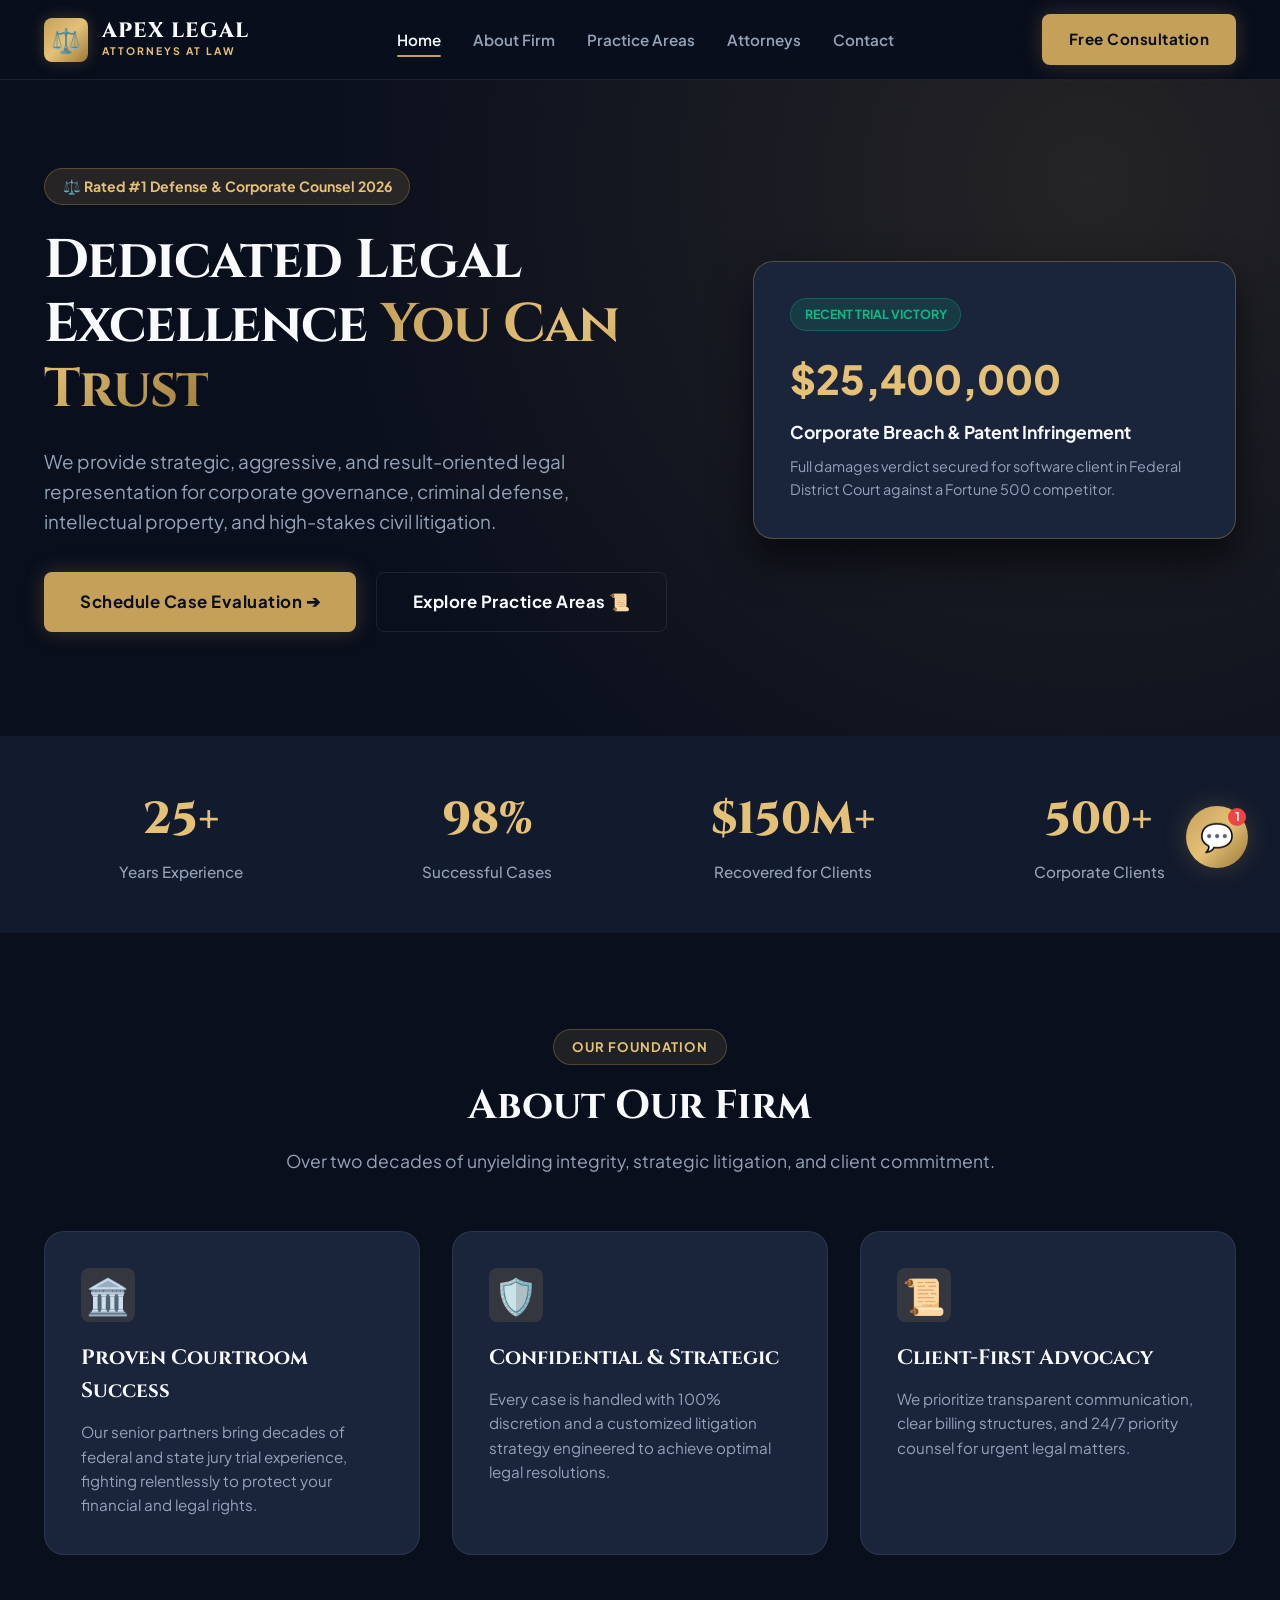
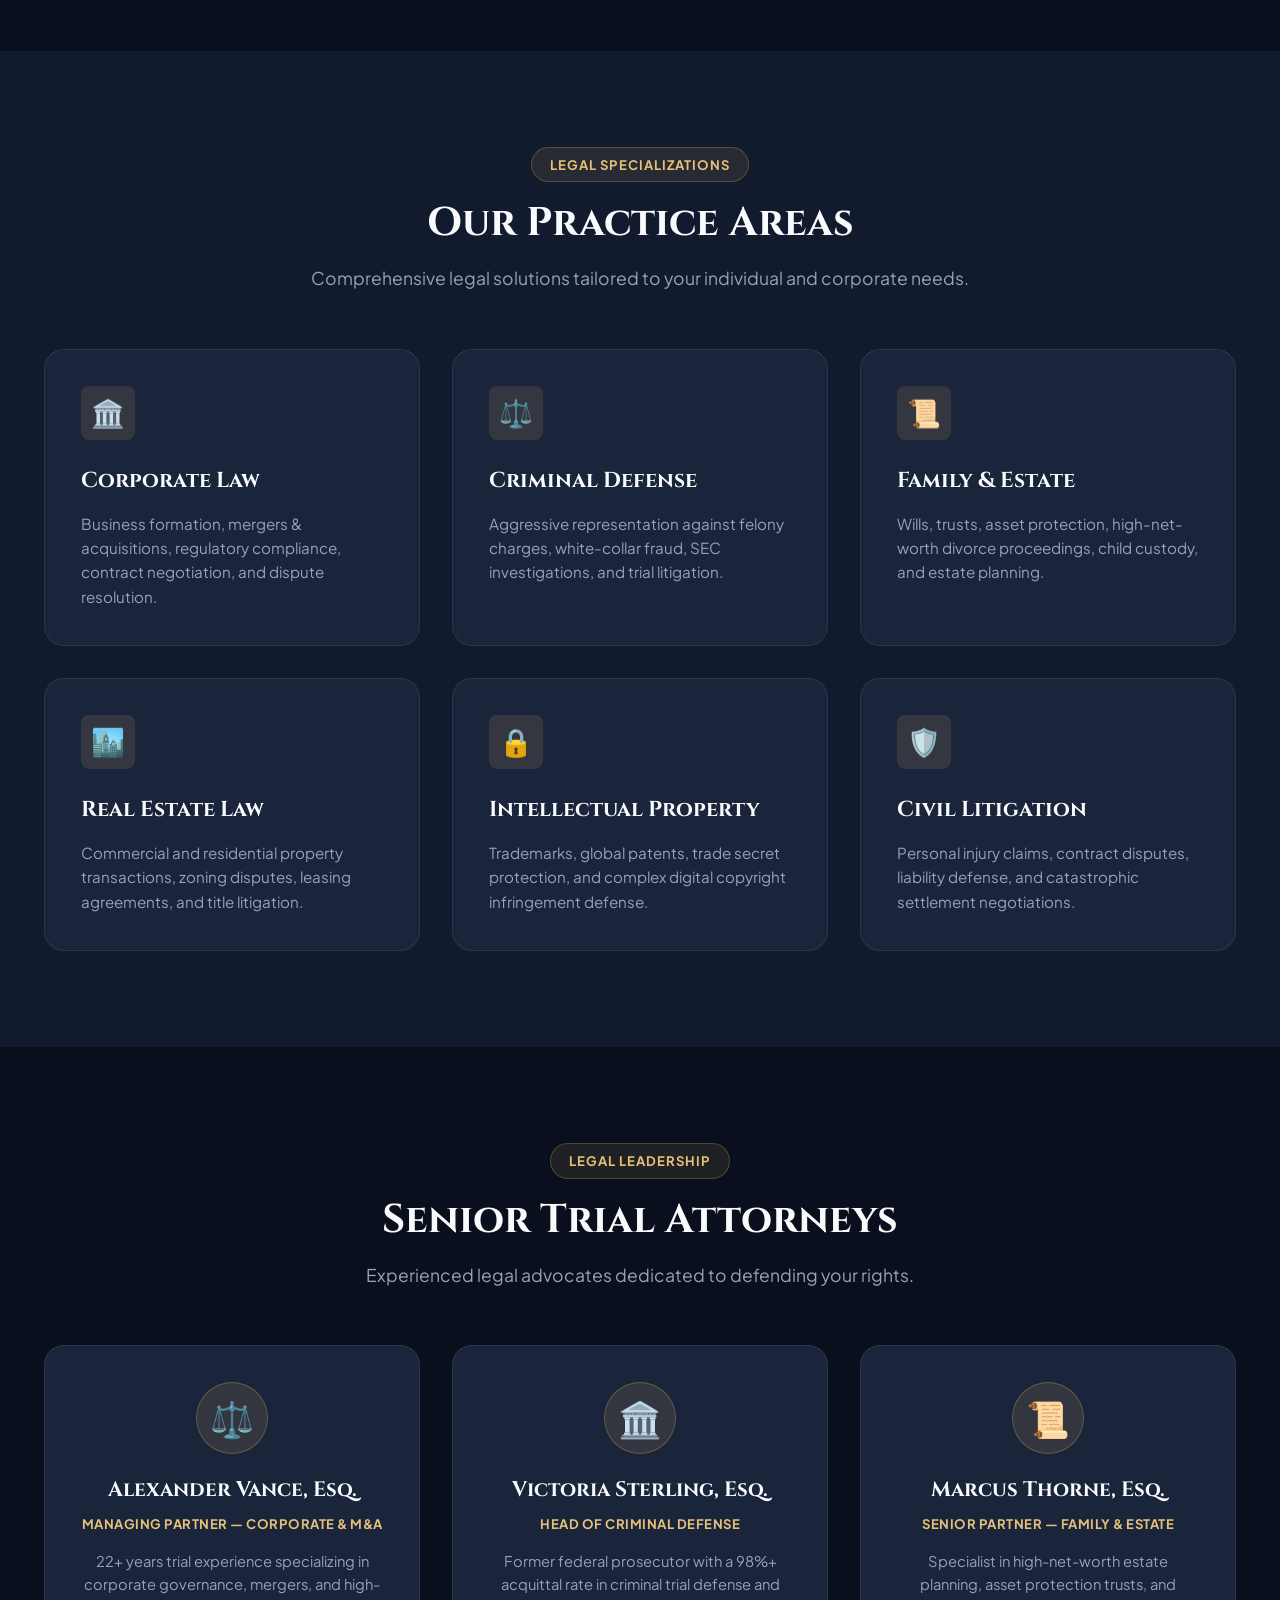
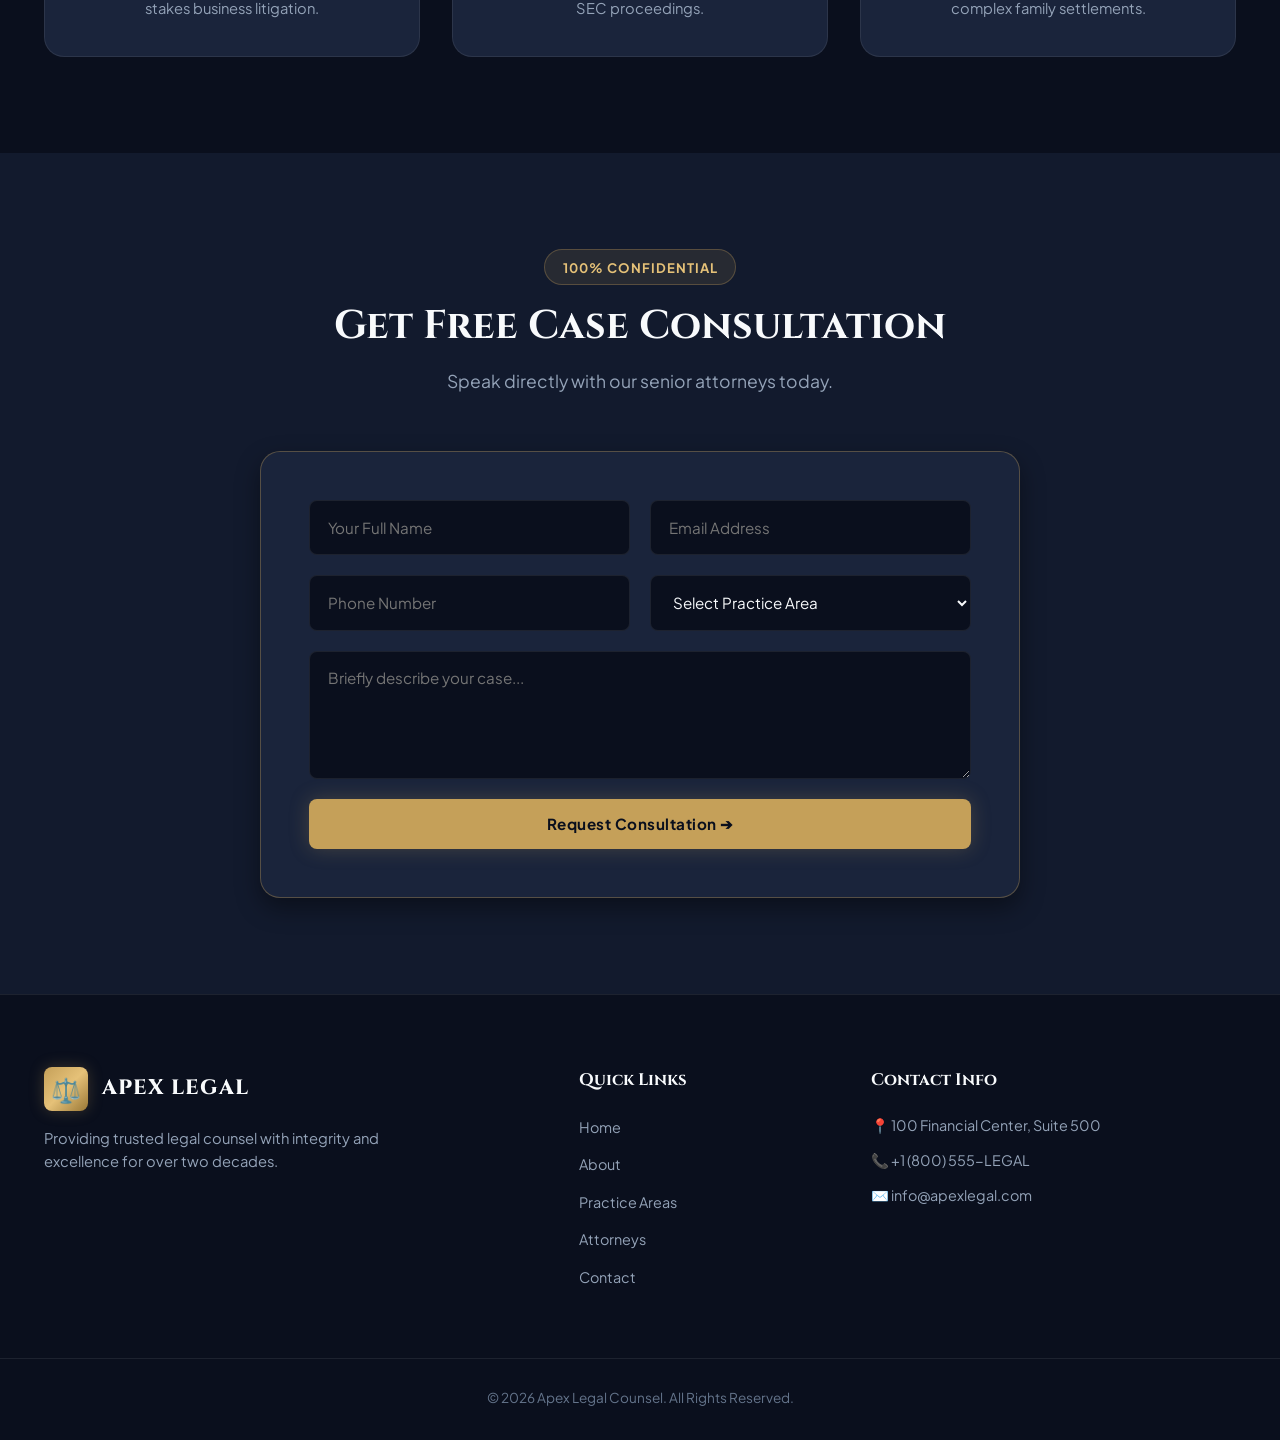
<file: index.html>
<!DOCTYPE html>
<html lang="en">

<head>
    <meta charset="UTF-8">
    <meta name="viewport" content="width=device-width, initial-scale=1.0">
    <meta name="description"
        content="Apex Legal Counsel - Trusted Law Firm & Legal Consultants. Corporate Law, Criminal Defense, Family Estate, & Civil Litigation.">
    <title>Apex Legal | Trusted Law Firm & Legal Consultants</title>
    <!-- Fonts -->
    <link rel="preconnect" href="https://fonts.googleapis.com">
    <link rel="preconnect" href="https://fonts.gstatic.com" crossorigin>
    <link
        href="https://fonts.googleapis.com/css2?family=Cinzel:wght@500;700;800&family=Plus+Jakarta+Sans:wght@400;500;600;700;800&display=swap"
        rel="stylesheet">
    <!-- Stylesheet -->
    <link rel="stylesheet" href="css/style.css">
</head>

<body>

    <!-- 1. NAVIGATION BAR & HEADER -->
    <header class="site-header">
        <div class="container header-container">
            <div class="logo">
                <span class="logo-icon">⚖️</span>
                <div class="logo-text">
                    <span class="brand-name">APEX LEGAL</span>
                    <span class="brand-tagline">ATTORNEYS AT LAW</span>
                </div>
            </div>
            <nav class="navbar">
                <ul class="nav-links">
                    <li><a href="#home" class="active">Home</a></li>
                    <li><a href="#about">About Firm</a></li>
                    <li><a href="#practices">Practice Areas</a></li>
                    <li><a href="#attorneys">Attorneys</a></li>
                    <li><a href="#contact">Contact</a></li>
                </ul>
            </nav>
            <a href="#contact" class="btn btn-primary">Free Consultation</a>
        </div>
    </header>

    <!-- 2. MAIN CONTENT -->
    <main>
        <!-- Hero Section -->
        <section id="home" class="hero-section">
            <div class="container">
                <div class="hero-grid">
                    <div class="hero-content">
                        <span class="badge">⚖️ Rated #1 Defense & Corporate Counsel 2026</span>
                        <h1>Dedicated Legal Excellence <span class="text-gold">You Can Trust</span></h1>
                        <p>We provide strategic, aggressive, and result-oriented legal representation for corporate
                            governance, criminal defense, intellectual property, and high-stakes civil litigation.</p>
                        <div class="hero-actions">
                            <a href="#contact" class="btn btn-primary btn-large">Schedule Case Evaluation ➔</a>
                            <a href="#practices" class="btn btn-outline btn-large">Explore Practice Areas 📜</a>
                        </div>
                    </div>

                    <div class="hero-visual">
                        <div class="hero-card-preview">
                            <span class="victory-tag">RECENT TRIAL VICTORY</span>
                            <div class="victory-amount">$25,400,000</div>
                            <div class="victory-title">Corporate Breach & Patent Infringement</div>
                            <p>Full damages verdict secured for software client in Federal District Court against a
                                Fortune 500 competitor.</p>
                        </div>
                    </div>
                </div>
            </div>
        </section>

        <!-- Stats Banner -->
        <section class="stats-bar">
            <div class="container stats-container">
                <div class="stat-item">
                    <span class="stat-number">25+</span>
                    <span class="stat-label">Years Experience</span>
                </div>
                <div class="stat-item">
                    <span class="stat-number">98%</span>
                    <span class="stat-label">Successful Cases</span>
                </div>
                <div class="stat-item">
                    <span class="stat-number">$150M+</span>
                    <span class="stat-label">Recovered for Clients</span>
                </div>
                <div class="stat-item">
                    <span class="stat-number">500+</span>
                    <span class="stat-label">Corporate Clients</span>
                </div>
            </div>
        </section>

        <!-- About Section -->
        <section id="about" class="section">
            <div class="container">
                <div class="section-title">
                    <span class="badge">Our Foundation</span>
                    <h2>About Our Firm</h2>
                    <p>Over two decades of unyielding integrity, strategic litigation, and client commitment.</p>
                </div>
                <div class="about-grid">
                    <div class="about-card">
                        <div class="card-icon">🏛️</div>
                        <h3>Proven Courtroom Success</h3>
                        <p>Our senior partners bring decades of federal and state jury trial experience, fighting
                            relentlessly to protect your financial and legal rights.</p>
                    </div>
                    <div class="about-card">
                        <div class="card-icon">🛡️</div>
                        <h3>Confidential & Strategic</h3>
                        <p>Every case is handled with 100% discretion and a customized litigation strategy engineered to
                            achieve optimal legal resolutions.</p>
                    </div>
                    <div class="about-card">
                        <div class="card-icon">📜</div>
                        <h3>Client-First Advocacy</h3>
                        <p>We prioritize transparent communication, clear billing structures, and 24/7 priority counsel
                            for urgent legal matters.</p>
                    </div>
                </div>
            </div>
        </section>

        <!-- Practice Areas -->
        <section id="practices" class="section bg-alt">
            <div class="container">
                <div class="section-title">
                    <span class="badge">Legal Specializations</span>
                    <h2>Our Practice Areas</h2>
                    <p>Comprehensive legal solutions tailored to your individual and corporate needs.</p>
                </div>
                <div class="cards-grid">
                    <div class="card">
                        <div class="card-icon">🏛️</div>
                        <h3>Corporate Law</h3>
                        <p>Business formation, mergers & acquisitions, regulatory compliance, contract negotiation, and
                            dispute resolution.</p>
                    </div>
                    <div class="card">
                        <div class="card-icon">⚖️</div>
                        <h3>Criminal Defense</h3>
                        <p>Aggressive representation against felony charges, white-collar fraud, SEC investigations, and
                            trial litigation.</p>
                    </div>
                    <div class="card">
                        <div class="card-icon">📜</div>
                        <h3>Family & Estate</h3>
                        <p>Wills, trusts, asset protection, high-net-worth divorce proceedings, child custody, and
                            estate planning.</p>
                    </div>
                    <div class="card">
                        <div class="card-icon">🏙️</div>
                        <h3>Real Estate Law</h3>
                        <p>Commercial and residential property transactions, zoning disputes, leasing agreements, and
                            title litigation.</p>
                    </div>
                    <div class="card">
                        <div class="card-icon">🔒</div>
                        <h3>Intellectual Property</h3>
                        <p>Trademarks, global patents, trade secret protection, and complex digital copyright
                            infringement defense.</p>
                    </div>
                    <div class="card">
                        <div class="card-icon">🛡️</div>
                        <h3>Civil Litigation</h3>
                        <p>Personal injury claims, contract disputes, liability defense, and catastrophic settlement
                            negotiations.</p>
                    </div>
                </div>
            </div>
        </section>

        <!-- Attorneys Section -->
        <section id="attorneys" class="section">
            <div class="container">
                <div class="section-title">
                    <span class="badge">Legal Leadership</span>
                    <h2>Senior Trial Attorneys</h2>
                    <p>Experienced legal advocates dedicated to defending your rights.</p>
                </div>
                <div class="attorneys-grid">
                    <div class="attorney-card">
                        <div class="attorney-avatar">⚖️</div>
                        <h3>Alexander Vance, Esq.</h3>
                        <span class="attorney-role">Managing Partner — Corporate & M&A</span>
                        <p>22+ years trial experience specializing in corporate governance, mergers, and high-stakes
                            business litigation.</p>
                    </div>
                    <div class="attorney-card">
                        <div class="attorney-avatar">🏛️</div>
                        <h3>Victoria Sterling, Esq.</h3>
                        <span class="attorney-role">Head of Criminal Defense</span>
                        <p>Former federal prosecutor with a 98%+ acquittal rate in criminal trial defense and SEC
                            proceedings.</p>
                    </div>
                    <div class="attorney-card">
                        <div class="attorney-avatar">📜</div>
                        <h3>Marcus Thorne, Esq.</h3>
                        <span class="attorney-role">Senior Partner — Family & Estate</span>
                        <p>Specialist in high-net-worth estate planning, asset protection trusts, and complex family
                            settlements.</p>
                    </div>
                </div>
            </div>
        </section>

        <!-- Contact Section -->
        <section id="contact" class="section bg-alt">
            <div class="container">
                <div class="section-title">
                    <span class="badge">100% Confidential</span>
                    <h2>Get Free Case Consultation</h2>
                    <p>Speak directly with our senior attorneys today.</p>
                </div>
                <div class="contact-box">
                    <form class="contact-form" id="consultationForm">
                        <div class="form-row">
                            <input type="text" placeholder="Your Full Name" required>
                            <input type="email" placeholder="Email Address" required>
                        </div>
                        <div class="form-row">
                            <input type="tel" placeholder="Phone Number" required>
                            <select required>
                                <option value="" disabled selected>Select Practice Area</option>
                                <option>Corporate Law</option>
                                <option>Criminal Defense</option>
                                <option>Family & Estate</option>
                                <option>Real Estate Law</option>
                                <option>Intellectual Property</option>
                                <option>Civil Litigation</option>
                            </select>
                        </div>
                        <textarea rows="4" placeholder="Briefly describe your case..." required></textarea>
                        <button type="submit" class="btn btn-primary btn-block">Request Consultation ➔</button>
                    </form>
                </div>
            </div>
        </section>
    </main>

    <!-- 3. FOOTER -->
    <footer class="site-footer">
        <div class="container footer-container">
            <div class="footer-brand">
                <div class="logo">
                    <span class="logo-icon">⚖️</span>
                    <div class="logo-text">
                        <span class="brand-name">APEX LEGAL</span>
                    </div>
                </div>
                <p>Providing trusted legal counsel with integrity and excellence for over two decades.</p>
            </div>
            <div class="footer-links">
                <h4>Quick Links</h4>
                <ul>
                    <li><a href="#home">Home</a></li>
                    <li><a href="#about">About</a></li>
                    <li><a href="#practices">Practice Areas</a></li>
                    <li><a href="#attorneys">Attorneys</a></li>
                    <li><a href="#contact">Contact</a></li>
                </ul>
            </div>
            <div class="footer-contact">
                <h4>Contact Info</h4>
                <p>📍 100 Financial Center, Suite 500</p>
                <p>📞 +1 (800) 555-LEGAL</p>
                <p>✉️ info@apexlegal.com</p>
            </div>
        </div>
        <div class="footer-bottom">
            <div class="container">
                <p>&copy; 2026 Apex Legal Counsel. All Rights Reserved.</p>
            </div>
        </div>
    </footer>

    <!-- 4. CHAT WIDGET (REUSABLE COMPONENT & EXACT ORIGINAL IDs) -->
    <div id="chat-widget" class="chat-widget">
        <!-- Floating Launcher Button -->
        <button id="chat-launcher" class="chat-launcher" aria-label="Open Chat">
            <span class="chat-icon">💬</span>
            <span class="chat-badge">1</span>
        </button>

        <!-- Chat Popup Window -->
        <div id="chat-window" class="chat-window hidden">
            <!-- Chat Header -->
            <div class="chat-header">
                <div class="chat-avatar">⚖️</div>
                <div class="chat-title-area">
                    <div class="chat-title">Legal Assistant</div>
                    <div class="chat-status"><span class="status-dot"></span> Online</div>
                </div>
                <button id="chat-close" class="chat-close-btn">&times;</button>
            </div>

            <!-- Chat Messages Container -->
            <div id="chat-messages" class="chat-messages">
                <!-- Messages will be populated dynamically by chat-widget.js -->
            </div>

            <!-- Chat Input Area -->
            <form id="chat-form" class="chat-input-area">
                <input type="text" id="chat-input" placeholder="Type your legal question..." autocomplete="off"
                    required>
                <button type="submit" id="chat-send" class="chat-send-btn">Send</button>
            </form>
        </div>
    </div>

    <!-- Scripts -->
    <script src="js/chat-widget.js"></script>
    <script src="js/main.js"></script>
</body>

</html>
</file>
<file: css/style.css>
/* ==========================================================================
   APEX LEGAL COUNSEL - PREMIUM LAW FIRM DESIGN SYSTEM
   ========================================================================== */

/* 1. Root Variables & Color Tokens */
:root {
    /* Color Palette - Luxury Dark Theme */
    --primary: #0a0f1d;          /* Deep Slate / Midnight Navy */
    --primary-light: #121a2d;    /* Secondary Container BG */
    --primary-surface: #1a243b;  /* Card Surface */
    --primary-surface-hover: #222f4c;

    --gold-primary: #c5a059;     /* Classic Regal Gold */
    --gold-hover: #b08b46;       /* Hover Darker Gold */
    --gold-light: #e5c178;       /* Light Gold Accent */
    --gold-gradient: linear-gradient(135deg, #c5a059 0%, #e5c178 50%, #9a7836 100%);
    --gold-glow: rgba(197, 160, 89, 0.25);

    --accent-emerald: #10b981;
    --text-main: #f8fafc;
    --text-sub: #94a3b8;
    --text-muted: #64748b;

    --border: rgba(255, 255, 255, 0.08);
    --border-gold: rgba(197, 160, 89, 0.35);

    /* Fonts & Radii */
    --font-heading: 'Cinzel', serif;
    --font-body: 'Plus Jakarta Sans', 'Inter', sans-serif;
    --radius-sm: 8px;
    --radius-md: 14px;
    --radius-lg: 20px;
    --radius-full: 9999px;

    /* Transitions & Shadows */
    --transition: all 0.3s cubic-bezier(0.4, 0, 0.2, 1);
    --shadow-sm: 0 4px 6px rgba(0, 0, 0, 0.2);
    --shadow-md: 0 10px 25px rgba(0, 0, 0, 0.4);
    --shadow-lg: 0 20px 40px rgba(0, 0, 0, 0.6);

    --header-height: 80px;
}

/* 2. Global Reset */
*, *::before, *::after {
    box-sizing: border-box;
    margin: 0;
    padding: 0;
}

html {
    scroll-behavior: smooth;
    font-size: 16px;
}

body {
    font-family: var(--font-body);
    background-color: var(--primary);
    color: var(--text-main);
    line-height: 1.6;
    overflow-x: hidden;
}

h1, h2, h3, h4, .brand-name {
    font-family: var(--font-heading);
    color: var(--text-main);
}

a {
    text-decoration: none;
    color: inherit;
    transition: var(--transition);
}

ul {
    list-style: none;
}

button, input, select, textarea {
    font: inherit;
}

.container {
    max-width: 1240px;
    margin: 0 auto;
    padding: 0 1.5rem;
}

.text-gold {
    background: var(--gold-gradient);
    -webkit-background-clip: text;
    -webkit-text-fill-color: transparent;
}

/* Buttons */
.btn {
    display: inline-flex;
    align-items: center;
    justify-content: center;
    gap: 0.6rem;
    padding: 0.75rem 1.6rem;
    border-radius: var(--radius-sm);
    font-weight: 700;
    font-size: 0.95rem;
    cursor: pointer;
    transition: var(--transition);
    border: 1px solid transparent;
    letter-spacing: 0.5px;
}

.btn-primary {
    background: var(--gold-primary);
    color: #0a0f1d;
    box-shadow: 0 0 20px var(--gold-glow);
}

.btn-primary:hover {
    background: var(--gold-hover);
    color: #ffffff;
    transform: translateY(-2px);
}

.btn-outline {
    background: transparent;
    border-color: var(--border);
    color: var(--text-main);
}

.btn-outline:hover {
    border-color: var(--gold-primary);
    color: var(--gold-light);
    background: rgba(197, 160, 89, 0.08);
    transform: translateY(-2px);
}

.btn-large {
    padding: 0.95rem 2.2rem;
    font-size: 1.05rem;
}

.btn-block {
    width: 100%;
    text-align: center;
}

/* Section Title */
.section {
    padding: 6rem 0;
}

.bg-alt {
    background-color: var(--primary-light);
}

.section-title {
    text-align: center;
    max-width: 740px;
    margin: 0 auto 3.5rem;
}

.section-title .badge {
    display: inline-flex;
    align-items: center;
    gap: 0.5rem;
    padding: 0.4rem 1.1rem;
    border-radius: var(--radius-full);
    background: rgba(197, 160, 89, 0.12);
    color: var(--gold-light);
    border: 1px solid rgba(197, 160, 89, 0.3);
    font-size: 0.82rem;
    font-weight: 700;
    margin-bottom: 1rem;
    text-transform: uppercase;
    letter-spacing: 1px;
}

.section-title h2 {
    font-size: 2.5rem;
    font-weight: 700;
    margin-bottom: 1rem;
    line-height: 1.25;
}

.section-title p {
    color: var(--text-sub);
    font-size: 1.1rem;
}

/* 3. Header & Navigation */
.site-header {
    position: sticky;
    top: 0;
    z-index: 900;
    background: rgba(10, 15, 29, 0.88);
    backdrop-filter: blur(16px);
    -webkit-backdrop-filter: blur(16px);
    border-bottom: 1px solid var(--border);
    height: var(--header-height);
}

.header-container {
    display: flex;
    align-items: center;
    justify-content: space-between;
    height: 100%;
}

.logo {
    display: flex;
    align-items: center;
    gap: 0.85rem;
}

.logo-icon {
    width: 44px;
    height: 44px;
    border-radius: var(--radius-sm);
    background: var(--gold-gradient);
    display: flex;
    align-items: center;
    justify-content: center;
    font-size: 1.5rem;
    color: #0a0f1d;
    box-shadow: 0 0 15px var(--gold-glow);
}

.brand-name {
    font-size: 1.3rem;
    font-weight: 800;
    letter-spacing: 1px;
    color: var(--text-main);
    display: block;
    line-height: 1.1;
}

.brand-tagline {
    font-size: 0.65rem;
    font-weight: 700;
    letter-spacing: 2px;
    color: var(--gold-light);
    font-family: var(--font-body);
    display: block;
}

.nav-links {
    display: flex;
    align-items: center;
    gap: 2rem;
}

.nav-links a {
    color: var(--text-sub);
    font-weight: 600;
    font-size: 0.95rem;
    padding: 0.5rem 0;
    position: relative;
}

.nav-links a:hover, .nav-links a.active {
    color: var(--text-main);
}

.nav-links a.active::after {
    content: '';
    position: absolute;
    bottom: 0; left: 0; right: 0;
    height: 2px;
    background: var(--gold-primary);
    border-radius: 2px;
}

/* 4. Hero Section */
.hero-section {
    padding: 5.5rem 0 6.5rem;
    position: relative;
    overflow: hidden;
    background: radial-gradient(circle at 85% 15%, rgba(197, 160, 89, 0.14) 0%, rgba(0, 0, 0, 0) 65%);
}

.hero-grid {
    display: grid;
    grid-template-columns: 1.15fr 0.85fr;
    gap: 3.5rem;
    align-items: center;
}

.hero-content .badge {
    display: inline-flex;
    align-items: center;
    gap: 0.5rem;
    padding: 0.4rem 1.1rem;
    border-radius: var(--radius-full);
    background: rgba(197, 160, 89, 0.15);
    border: 1px solid rgba(197, 160, 89, 0.3);
    color: var(--gold-light);
    font-size: 0.88rem;
    font-weight: 700;
    margin-bottom: 1.5rem;
}

.hero-content h1 {
    font-size: 3.4rem;
    font-weight: 700;
    line-height: 1.18;
    letter-spacing: -0.02em;
    margin-bottom: 1.5rem;
}

.hero-content p {
    font-size: 1.18rem;
    color: var(--text-sub);
    margin-bottom: 2.25rem;
    max-width: 600px;
}

.hero-actions {
    display: flex;
    align-items: center;
    gap: 1.25rem;
}

.hero-card-preview {
    background: var(--primary-surface);
    border: 1px solid var(--border-gold);
    border-radius: var(--radius-lg);
    padding: 2.25rem;
    box-shadow: var(--shadow-lg);
}

.hero-card-preview .victory-tag {
    background: rgba(16, 185, 129, 0.15);
    color: var(--accent-emerald);
    border: 1px solid rgba(16, 185, 129, 0.3);
    padding: 0.35rem 0.85rem;
    border-radius: var(--radius-full);
    font-size: 0.78rem;
    font-weight: 700;
    display: inline-block;
    margin-bottom: 1rem;
}

.hero-card-preview .victory-amount {
    font-size: 2.5rem;
    font-weight: 800;
    color: var(--gold-light);
    margin-bottom: 0.4rem;
}

.hero-card-preview .victory-title {
    font-size: 1.1rem;
    font-weight: 700;
    margin-bottom: 0.6rem;
}

.hero-card-preview p {
    font-size: 0.9rem;
    color: var(--text-sub);
}

/* 5. Stats Bar */
.stats-bar {
    background: var(--primary-light);
    border-y: 1px solid var(--border);
    padding: 3rem 0;
}

.stats-container {
    display: grid;
    grid-template-columns: repeat(auto-fit, minmax(220px, 1fr));
    gap: 2rem;
    text-align: center;
}

.stat-item .stat-number {
    font-family: var(--font-heading);
    font-size: 2.8rem;
    font-weight: 800;
    color: var(--gold-light);
    display: block;
    margin-bottom: 0.25rem;
}

.stat-item .stat-label {
    font-size: 0.95rem;
    color: var(--text-sub);
    font-weight: 500;
}

/* 6. About Grid */
.about-grid {
    display: grid;
    grid-template-columns: repeat(auto-fit, minmax(320px, 1fr));
    gap: 2rem;
}

.about-card {
    background: var(--primary-surface);
    border: 1px solid var(--border);
    border-radius: var(--radius-lg);
    padding: 2.25rem;
    transition: var(--transition);
}

.about-card:hover {
    transform: translateY(-6px);
    border-color: var(--border-gold);
    box-shadow: var(--shadow-md);
}

.about-card .card-icon {
    font-size: 2.2rem;
    margin-bottom: 1.25rem;
}

.about-card h3 {
    font-size: 1.3rem;
    font-weight: 700;
    margin-bottom: 0.75rem;
}

.about-card p {
    color: var(--text-sub);
    font-size: 0.95rem;
}

/* 7. Practice Cards */
.cards-grid {
    display: grid;
    grid-template-columns: repeat(auto-fit, minmax(340px, 1fr));
    gap: 2rem;
}

.card {
    background: var(--primary-surface);
    border: 1px solid var(--border);
    border-radius: var(--radius-lg);
    padding: 2.25rem;
    transition: var(--transition);
}

.card:hover {
    transform: translateY(-6px);
    border-color: var(--border-gold);
    box-shadow: var(--shadow-md);
}

.card-icon {
    width: 54px;
    height: 54px;
    border-radius: var(--radius-sm);
    background: rgba(197, 160, 89, 0.15);
    color: var(--gold-light);
    display: flex;
    align-items: center;
    justify-content: center;
    font-size: 1.7rem;
    margin-bottom: 1.5rem;
}

.card h3 {
    font-size: 1.35rem;
    font-weight: 700;
    margin-bottom: 0.85rem;
}

.card p {
    color: var(--text-sub);
    font-size: 0.95rem;
}

/* 8. Attorneys Grid */
.attorneys-grid {
    display: grid;
    grid-template-columns: repeat(auto-fit, minmax(320px, 1fr));
    gap: 2rem;
}

.attorney-card {
    background: var(--primary-surface);
    border: 1px solid var(--border);
    border-radius: var(--radius-lg);
    padding: 2.25rem;
    text-align: center;
    transition: var(--transition);
}

.attorney-card:hover {
    transform: translateY(-6px);
    border-color: var(--border-gold);
}

.attorney-avatar {
    width: 72px;
    height: 72px;
    border-radius: 50%;
    background: rgba(197, 160, 89, 0.15);
    border: 1px solid var(--border-gold);
    display: flex;
    align-items: center;
    justify-content: center;
    font-size: 2.2rem;
    margin: 0 auto 1.25rem;
}

.attorney-card h3 {
    font-size: 1.3rem;
    font-weight: 700;
    margin-bottom: 0.35rem;
}

.attorney-role {
    font-size: 0.82rem;
    font-weight: 700;
    color: var(--gold-light);
    text-transform: uppercase;
    letter-spacing: 0.5px;
    display: block;
    margin-bottom: 1rem;
}

.attorney-card p {
    color: var(--text-sub);
    font-size: 0.92rem;
}

/* 9. Contact Box & Form */
.contact-box {
    max-width: 760px;
    margin: 0 auto;
    background: var(--primary-surface);
    border: 1px solid var(--border-gold);
    border-radius: var(--radius-lg);
    padding: 3rem;
    box-shadow: var(--shadow-md);
}

.contact-form {
    display: flex;
    flex-direction: column;
    gap: 1.25rem;
}

.form-row {
    display: grid;
    grid-template-columns: 1fr 1fr;
    gap: 1.25rem;
}

.contact-form input,
.contact-form select,
.contact-form textarea {
    width: 100%;
    padding: 0.9rem 1.1rem;
    background: var(--primary);
    border: 1px solid var(--border);
    border-radius: var(--radius-sm);
    color: var(--text-main);
    font-size: 0.95rem;
    outline: none;
    transition: var(--transition);
}

.contact-form input:focus,
.contact-form select:focus,
.contact-form textarea:focus {
    border-color: var(--gold-primary);
    box-shadow: 0 0 0 3px rgba(197, 160, 89, 0.2);
}

/* 10. Footer */
.site-footer {
    background: var(--primary);
    border-top: 1px solid var(--border);
    padding: 4.5rem 0 2rem;
}

.footer-container {
    display: grid;
    grid-template-columns: 2fr 1fr 1.5fr;
    gap: 3rem;
    margin-bottom: 3.5rem;
}

.footer-brand p {
    color: var(--text-sub);
    margin-top: 1rem;
    font-size: 0.92rem;
    max-width: 340px;
}

.footer-links h4,
.footer-contact h4 {
    font-size: 1.05rem;
    font-weight: 700;
    margin-bottom: 1.25rem;
}

.footer-links li {
    margin-bottom: 0.75rem;
}

.footer-links a {
    color: var(--text-sub);
    font-size: 0.9rem;
}

.footer-links a:hover {
    color: var(--gold-light);
}

.footer-contact p {
    color: var(--text-sub);
    font-size: 0.9rem;
    margin-bottom: 0.75rem;
}

.footer-bottom {
    border-top: 1px solid var(--border);
    padding-top: 1.75rem;
    text-align: center;
    color: var(--text-muted);
    font-size: 0.85rem;
}

/* ==========================================================================
   11. CHAT WIDGET (EXACT ORIGINAL DOM & IDs)
   ========================================================================== */
.chat-widget {
    position: fixed;
    bottom: 2rem;
    right: 2rem;
    z-index: 1000;
}

.chat-launcher {
    width: 62px;
    height: 62px;
    border-radius: 50%;
    background: var(--gold-gradient);
    color: #0a0f1d;
    border: none;
    box-shadow: 0 0 25px var(--gold-glow);
    cursor: pointer;
    position: relative;
    display: flex;
    align-items: center;
    justify-content: center;
    font-size: 1.7rem;
    transition: var(--transition);
}

.chat-launcher:hover {
    transform: scale(1.08);
}

.chat-badge {
    position: absolute;
    top: 2px;
    right: 2px;
    background: #ef4444;
    color: white;
    font-size: 0.75rem;
    font-weight: 700;
    width: 18px;
    height: 18px;
    border-radius: 50%;
    display: flex;
    align-items: center;
    justify-content: center;
}

.chat-window {
    position: fixed;
    bottom: 6rem;
    right: 2rem;
    width: 380px;
    height: 520px;
    background: var(--primary-light);
    border: 1px solid var(--border-gold);
    border-radius: var(--radius-lg);
    box-shadow: var(--shadow-lg);
    display: flex;
    flex-direction: column;
    overflow: hidden;
    transition: var(--transition);
}

.chat-window.hidden {
    opacity: 0;
    pointer-events: none;
    transform: translateY(20px) scale(0.95);
}

.chat-header {
    background: var(--primary-surface);
    padding: 1rem 1.25rem;
    display: flex;
    align-items: center;
    gap: 0.85rem;
    border-bottom: 1px solid var(--border);
}

.chat-avatar {
    width: 38px;
    height: 38px;
    border-radius: 50%;
    background: var(--gold-primary);
    display: flex;
    align-items: center;
    justify-content: center;
    font-size: 1.2rem;
    color: #0a0f1d;
}

.chat-title-area {
    flex: 1;
}

.chat-title {
    font-weight: 700;
    font-size: 0.95rem;
    color: var(--text-main);
}

.chat-status {
    font-size: 0.75rem;
    color: var(--text-sub);
    display: flex;
    align-items: center;
    gap: 6px;
}

.status-dot {
    width: 8px;
    height: 8px;
    background: #10b981;
    border-radius: 50%;
}

.chat-close-btn {
    background: none;
    border: none;
    color: var(--text-muted);
    font-size: 1.4rem;
    cursor: pointer;
}

.chat-close-btn:hover {
    color: var(--text-main);
}

.chat-messages {
    flex: 1;
    padding: 1rem;
    overflow-y: auto;
    display: flex;
    flex-direction: column;
    gap: 0.85rem;
    background: var(--primary);
}

.msg {
    max-width: 84%;
    padding: 0.75rem 1rem;
    border-radius: var(--radius-md);
    font-size: 0.88rem;
    line-height: 1.45;
    word-break: break-word;
}

.msg-bot {
    background: var(--primary-surface);
    color: var(--text-main);
    align-self: flex-start;
    border-bottom-left-radius: 2px;
    border: 1px solid var(--border);
}

.msg-user {
    background: var(--gold-primary);
    color: #0a0f1d;
    font-weight: 700;
    align-self: flex-end;
    border-bottom-right-radius: 2px;
}

.msg-time {
    font-size: 0.65rem;
    opacity: 0.75;
    margin-top: 4px;
    text-align: right;
}

.typing-indicator {
    font-style: italic;
    opacity: 0.8;
}

.chat-input-area {
    padding: 0.75rem;
    background: var(--primary-surface);
    border-top: 1px solid var(--border);
    display: flex;
    gap: 0.5rem;
}

.chat-input-area input {
    flex: 1;
    background: var(--primary);
    border: 1px solid var(--border);
    border-radius: var(--radius-sm);
    padding: 0.6rem 0.85rem;
    color: var(--text-main);
    font-size: 0.88rem;
    outline: none;
}

.chat-input-area input:focus {
    border-color: var(--gold-primary);
}

.chat-send-btn {
    background: var(--gold-primary);
    color: #0a0f1d;
    font-weight: 700;
    border: none;
    border-radius: var(--radius-sm);
    padding: 0 1.1rem;
    cursor: pointer;
    transition: var(--transition);
}

.chat-send-btn:hover {
    background: var(--gold-hover);
    color: #ffffff;
}

/* Responsive Queries */
@media (max-width: 1024px) {
    .hero-grid {
        grid-template-columns: 1fr;
        gap: 3rem;
    }
}

@media (max-width: 768px) {
    .header-container {
        flex-direction: column;
        gap: 1rem;
        height: auto;
        padding: 1rem;
    }
    .site-header {
        height: auto;
    }
    .nav-links {
        gap: 1.25rem;
    }
    .hero-content h1 {
        font-size: 2.5rem;
    }
    .form-row {
        grid-template-columns: 1fr;
    }
    .footer-container {
        grid-template-columns: 1fr;
    }
    .chat-window {
        right: 1rem;
        left: 1rem;
        width: auto;
        bottom: 5.5rem;
    }
}
</file>
